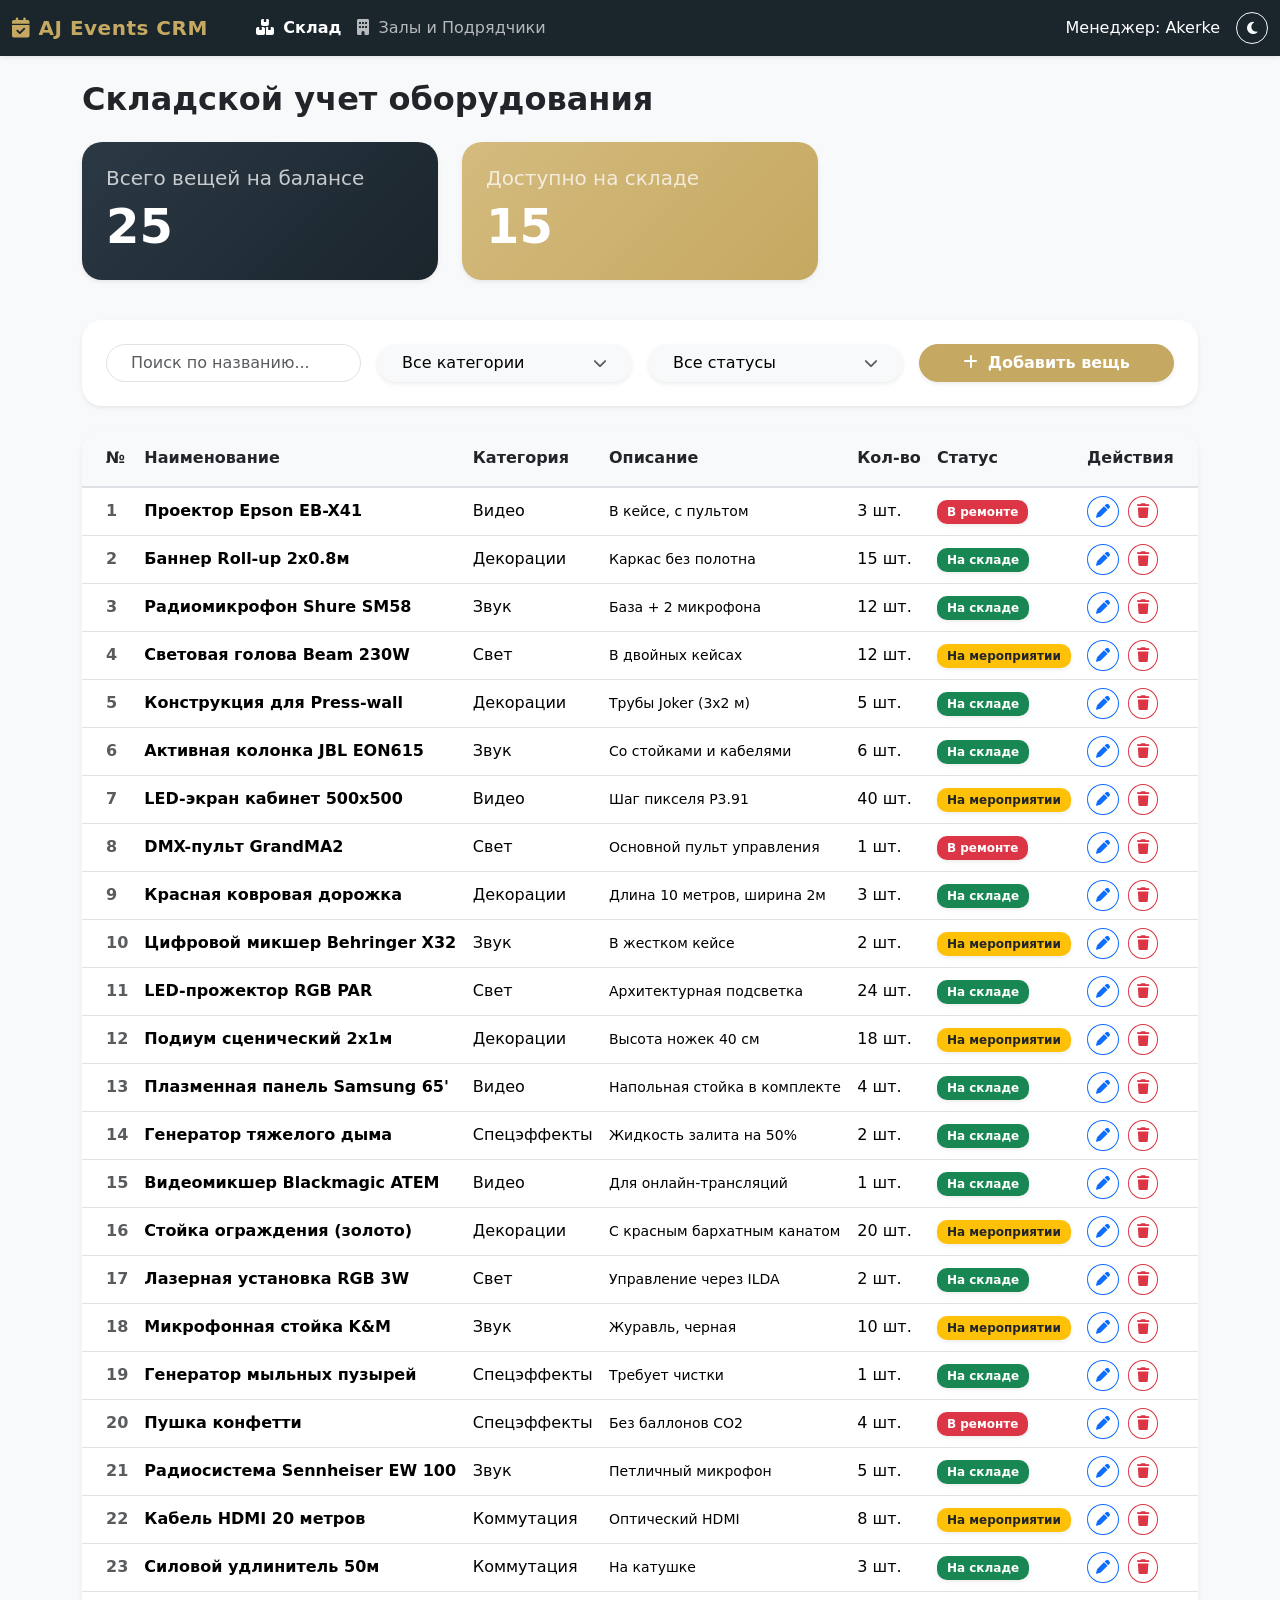
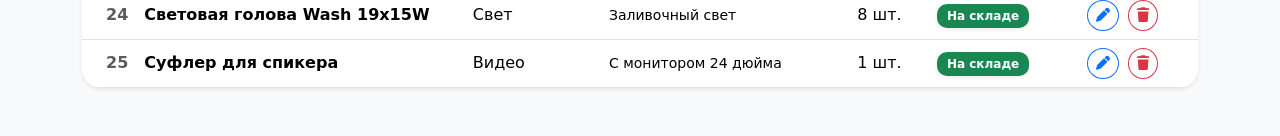
<file: index.html>
<!DOCTYPE html>
<html lang="ru">
<head>
    <meta charset="UTF-8">
    <meta name="viewport" content="width=device-width, initial-scale=1.0">
    <title>AJ Events - Web-CRM</title>
    
    <script>
        let savedTheme = localStorage.getItem('crm_theme') || 'light';
        document.documentElement.setAttribute('data-bs-theme', savedTheme);
    </script>

    <link href="https://cdn.jsdelivr.net/npm/bootstrap@5.3.0/dist/css/bootstrap.min.css" rel="stylesheet">
    <link rel="stylesheet" href="https://cdnjs.cloudflare.com/ajax/libs/font-awesome/6.4.0/css/all.min.css">
    <link rel="stylesheet" href="style.css">
</head>
<body class="bg-body-tertiary">

    <nav class="navbar navbar-expand-lg navbar-dark brand-navbar shadow-sm position-relative" style="z-index: 1000;">
        <div class="container-fluid">
            <a class="navbar-brand" href="index.html"><i class="fa-solid fa-calendar-check me-2"></i>AJ Events CRM</a>
            <button class="navbar-toggler" type="button" data-bs-toggle="collapse" data-bs-target="#navbarNav">
                <span class="navbar-toggler-icon"></span>
            </button>
            <div class="collapse navbar-collapse" id="navbarNav">
                <ul class="navbar-nav me-auto mb-2 mb-lg-0 ms-lg-4">
                    <li class="nav-item">
                        <a class="nav-link active fw-bold" href="index.html"><i class="fa-solid fa-boxes-stacked me-1"></i> Склад</a>
                    </li>
                    <li class="nav-item">
                        <a class="nav-link text-light" style="opacity: 0.7;" href="venues.html"><i class="fa-solid fa-building me-1"></i> Залы и Подрядчики</a>
                    </li>
                </ul>
                <div class="d-flex align-items-center mt-2 mt-lg-0">
                    <span class="navbar-text text-white me-3">
                        Менеджер: Akerke
                    </span>
                    <button class="btn btn-outline-light btn-sm rounded-circle position-relative" id="themeToggle" title="Сменить тему" style="width: 32px; height: 32px; z-index: 1000;">
                        <i class="fa-solid fa-moon"></i>
                    </button>
                </div>
            </div>
        </div>
    </nav>

    <div class="container mt-4 position-relative" style="z-index: 10;">
        <h2 class="mb-4 fw-bold">Складской учет оборудования</h2>

        <div class="row mb-4">
            <div class="col-md-4">
                <div class="card brand-card-blue text-white mb-3 shadow-sm custom-rounded border-0 card-hover">
                    <div class="card-body p-4">
                        <h5 class="card-title opacity-75">Всего вещей на балансе</h5>
                        <h2 id="totalItems" class="fw-bold mb-0 display-5">0</h2>
                    </div>
                </div>
            </div>
            <div class="col-md-4">
                <div class="card brand-card-gold text-white mb-3 shadow-sm custom-rounded border-0 card-hover">
                    <div class="card-body p-4">
                        <h5 class="card-title opacity-75">Доступно на складе</h5>
                        <h2 id="availableItems" class="fw-bold mb-0 display-5">0</h2>
                    </div>
                </div>
            </div>
        </div>

        <div class="card shadow-sm mb-4 border-0 bg-body custom-rounded">
            <div class="card-body row align-items-center g-3 p-4">
                <div class="col-md-3">
                    <input type="text" id="searchInput" class="form-control rounded-pill px-4" placeholder="Поиск по названию...">
                </div>
                
                <div class="col-md-3">
                    <div class="dropdown w-100">
                        <button class="btn btn-light w-100 text-start d-flex justify-content-between align-items-center rounded-pill px-4 shadow-sm custom-select-btn" type="button" data-bs-toggle="dropdown" id="catBtn">
                            <span id="catText">Все категории</span>
                            <i class="fa-solid fa-chevron-down text-muted small"></i>
                        </button>
                        <ul class="dropdown-menu w-100 shadow-lg border-0 custom-dropdown-menu dropdown-anim" id="filterCategoryMenu"></ul>
                    </div>
                    <input type="hidden" id="filterCategory" value="All">
                </div>

                <div class="col-md-3">
                    <div class="dropdown w-100">
                        <button class="btn btn-light w-100 text-start d-flex justify-content-between align-items-center rounded-pill px-4 shadow-sm custom-select-btn" type="button" data-bs-toggle="dropdown" id="statBtn">
                            <span id="statText">Все статусы</span>
                            <i class="fa-solid fa-chevron-down text-muted small"></i>
                        </button>
                        <ul class="dropdown-menu w-100 shadow-lg border-0 custom-dropdown-menu dropdown-anim" id="filterStatusMenu"></ul>
                    </div>
                    <input type="hidden" id="filterStatus" value="All">
                </div>

                <div class="col-md-3 text-end">
                    <button class="btn btn-brand-gold w-100 fw-bold rounded-pill shadow-sm" id="openAddModalBtn">
                        <i class="fa-solid fa-plus me-1"></i> Добавить вещь
                    </button>
                </div>
            </div>
        </div>

        <div class="card shadow-sm border-0 bg-body custom-rounded overflow-hidden mb-5">
            <div class="card-body p-0 table-responsive">
                <table class="table table-hover mb-0 align-middle">
                    <thead class="custom-thead">
                        <tr>
                            <th class="ps-4">№</th>
                            <th>Наименование</th>
                            <th>Категория</th>
                            <th>Описание</th>
                            <th>Кол-во</th>
                            <th>Статус</th>
                            <th class="pe-4">Действия</th>
                        </tr>
                    </thead>
                    <tbody id="inventoryTable">
                    </tbody>
                </table>
            </div>
        </div>
    </div>

    <div class="modal fade" id="itemModal" tabindex="-1">
        <div class="modal-dialog modal-dialog-centered">
            <div class="modal-content custom-rounded border-0 shadow-lg modal-anim">
                <div class="modal-header border-0 pb-0">
                    <h5 class="modal-title fw-bold fs-4" id="modalTitle">Новое оборудование</h5>
                    <button type="button" class="btn-close" data-bs-dismiss="modal"></button>
                </div>
                <div class="modal-body">
                    <form id="itemForm">
                        <input type="hidden" id="itemId">
                        <div class="mb-3">
                            <label class="form-label text-muted small fw-bold text-uppercase ms-2">Наименование</label>
                            <input type="text" class="form-control rounded-pill px-3" id="itemName" required>
                        </div>
                        <div class="mb-3">
                            <label class="form-label text-muted small fw-bold text-uppercase ms-2">Категория (Выберите или впишите)</label>
                            <input type="text" class="form-control rounded-pill px-3" id="itemCategory" list="categoryList" placeholder="Например: Мебель" required>
                            <datalist id="categoryList"></datalist>
                        </div>
                        <div class="mb-3">
                            <label class="form-label text-muted small fw-bold text-uppercase ms-2">Описание</label>
                            <textarea class="form-control custom-rounded p-3" id="itemDesc" rows="2" placeholder="Комплектация, комментарий..."></textarea>
                        </div>
                        <div class="row">
                            <div class="col-md-6 mb-3">
                                <label class="form-label text-muted small fw-bold text-uppercase ms-2">Кол-во</label>
                                <input type="number" class="form-control rounded-pill px-3" id="itemQty" min="1" required>
                            </div>
                            <div class="col-md-6 mb-3">
                                <label class="form-label text-muted small fw-bold text-uppercase ms-2">Статус (Выберите или впишите)</label>
                                <input type="text" class="form-control rounded-pill px-3" id="itemStatus" list="statusList" placeholder="Например: Списано" required>
                                <datalist id="statusList"></datalist>
                            </div>
                        </div>
                    </form>
                </div>
                <div class="modal-footer border-0 pt-0">
                    <button type="button" class="btn btn-light rounded-pill px-4" data-bs-dismiss="modal">Отмена</button>
                    <button type="button" class="btn btn-brand-gold rounded-pill px-4 fw-bold" id="saveItemBtn">Сохранить</button>
                </div>
            </div>
        </div>
    </div>

    <div class="modal fade" id="deleteModal" tabindex="-1">
        <div class="modal-dialog modal-dialog-centered modal-sm">
            <div class="modal-content custom-rounded border-0 shadow-lg modal-anim text-center p-4">
                <div class="modal-body p-0">
                    <div class="mb-3">
                        <div class="d-inline-flex align-items-center justify-content-center bg-danger bg-opacity-10 text-danger rounded-circle" style="width: 80px; height: 80px;">
                            <i class="fa-solid fa-trash-can fs-1"></i>
                        </div>
                    </div>
                    <h4 class="fw-bold mb-2">Удалить вещь?</h4>
                    <p class="text-muted mb-4">Эта вещь будет безвозвратно удалена из базы склада.</p>
                    <input type="hidden" id="deleteItemId">
                    <div class="d-grid gap-2">
                        <button type="button" class="btn btn-danger rounded-pill fw-bold py-2" id="confirmDeleteBtn">Да, удалить</button>
                        <button type="button" class="btn btn-light rounded-pill py-2" data-bs-dismiss="modal">Отмена</button>
                    </div>
                </div>
            </div>
        </div>
    </div>

    <script src="https://code.jquery.com/jquery-3.7.0.min.js"></script>
    <script src="https://cdn.jsdelivr.net/npm/bootstrap@5.3.0/dist/js/bootstrap.bundle.min.js"></script>
    <script src="app.js"></script>
</body>
</html>
</file>
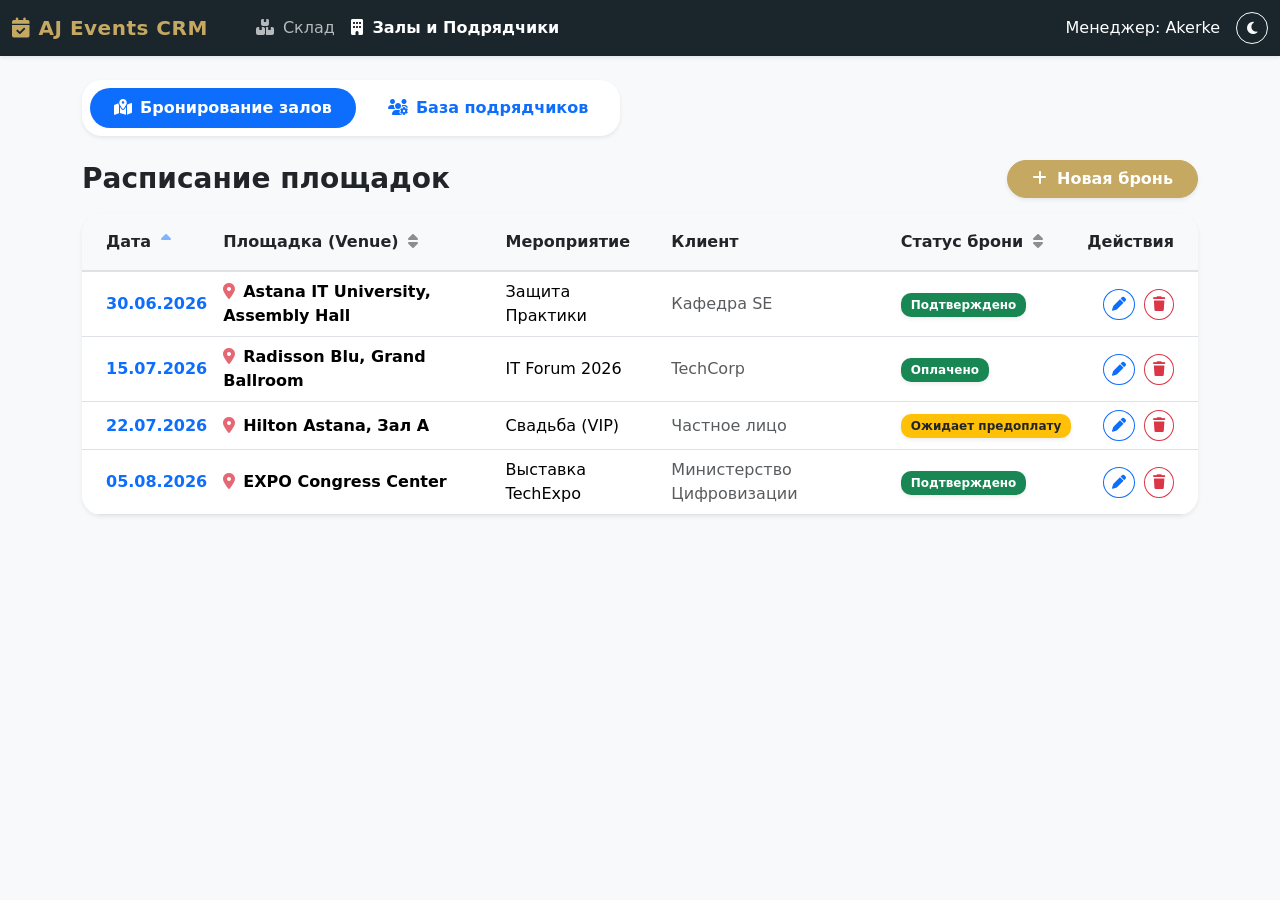
<file: venues.html>
<!DOCTYPE html>
<html lang="ru">
<head>
    <meta charset="UTF-8">
    <meta name="viewport" content="width=device-width, initial-scale=1.0">
    <title>AJ Events - Залы и Подрядчики</title>
    
    <script>
        let savedTheme = localStorage.getItem('crm_theme') || 'light';
        document.documentElement.setAttribute('data-bs-theme', savedTheme);
    </script>

    <link href="https://cdn.jsdelivr.net/npm/bootstrap@5.3.0/dist/css/bootstrap.min.css" rel="stylesheet">
    <link rel="stylesheet" href="https://cdnjs.cloudflare.com/ajax/libs/font-awesome/6.4.0/css/all.min.css">
    <link rel="stylesheet" href="style.css">
</head>
<body class="bg-body-tertiary">

    <nav class="navbar navbar-expand-lg navbar-dark brand-navbar shadow-sm position-relative" style="z-index: 1000;">
        <div class="container-fluid">
            <a class="navbar-brand" href="index.html"><i class="fa-solid fa-calendar-check me-2"></i>AJ Events CRM</a>
            <button class="navbar-toggler" type="button" data-bs-toggle="collapse" data-bs-target="#navbarNav">
                <span class="navbar-toggler-icon"></span>
            </button>
            <div class="collapse navbar-collapse" id="navbarNav">
                <ul class="navbar-nav me-auto mb-2 mb-lg-0 ms-lg-4">
                    <li class="nav-item">
                        <a class="nav-link text-light" style="opacity: 0.7;" href="index.html"><i class="fa-solid fa-boxes-stacked me-1"></i> Склад</a>
                    </li>
                    <li class="nav-item">
                        <a class="nav-link active fw-bold" href="venues.html"><i class="fa-solid fa-building me-1"></i> Залы и Подрядчики</a>
                    </li>
                </ul>
                <div class="d-flex align-items-center mt-2 mt-lg-0">
                    <span class="navbar-text text-white me-3">Менеджер: Akerke</span>
                    <button class="btn btn-outline-light btn-sm rounded-circle position-relative" id="themeToggle" title="Сменить тему" style="width: 32px; height: 32px; z-index: 1000;">
                        <i class="fa-solid fa-moon"></i>
                    </button>
                </div>
            </div>
        </div>
    </nav>

    <div class="container mt-4 position-relative" style="z-index: 10;">
        
        <ul class="nav nav-pills mb-4 bg-body custom-rounded p-2 shadow-sm d-inline-flex" id="pills-tab" role="tablist">
            <li class="nav-item" role="presentation">
                <button class="nav-link active rounded-pill px-4 fw-bold" id="pills-venues-tab" data-bs-toggle="pill" data-bs-target="#pills-venues" type="button" role="tab">
                    <i class="fa-solid fa-map-location-dot me-2"></i>Бронирование залов
                </button>
            </li>
            <li class="nav-item" role="presentation">
                <button class="nav-link rounded-pill px-4 fw-bold ms-2" id="pills-contractors-tab" data-bs-toggle="pill" data-bs-target="#pills-contractors" type="button" role="tab">
                    <i class="fa-solid fa-users-gear me-2"></i>База подрядчиков
                </button>
            </li>
        </ul>

        <div class="tab-content" id="pills-tabContent">
            
            <div class="tab-pane fade show active" id="pills-venues" role="tabpanel">
                <div class="d-flex justify-content-between align-items-center mb-3">
                    <h3 class="fw-bold mb-0">Расписание площадок</h3>
                    <button class="btn btn-brand-gold rounded-pill px-4 shadow-sm fw-bold" id="openAddVenueBtn">
                        <i class="fa-solid fa-plus me-1"></i> Новая бронь
                    </button>
                </div>
                <div class="card shadow-sm border-0 bg-body custom-rounded overflow-hidden">
                    <div class="card-body p-0 table-responsive">
                        <table class="table table-hover mb-0 align-middle">
                            <thead class="custom-thead">
                                <tr>
                                    <th class="ps-4 sortable user-select-none" data-col="date" style="cursor: pointer;" title="Сортировать по дате">
                                        Дата <i class="fa-solid fa-sort ms-1 opacity-50 sort-icon"></i>
                                    </th>
                                    <th class="sortable user-select-none" data-col="venue" style="cursor: pointer;" title="Сортировать по площадке">
                                        Площадка (Venue) <i class="fa-solid fa-sort ms-1 opacity-50 sort-icon"></i>
                                    </th>
                                    <th>Мероприятие</th>
                                    <th>Клиент</th>
                                    <th class="sortable user-select-none" data-col="status" style="cursor: pointer;" title="Сортировать по статусу">
                                        Статус брони <i class="fa-solid fa-sort ms-1 opacity-50 sort-icon"></i>
                                    </th>
                                    <th class="pe-4 text-end">Действия</th>
                                </tr>
                            </thead>
                            <tbody id="venuesTable">
                            </tbody>
                        </table>
                    </div>
                </div>
            </div>

            <div class="tab-pane fade" id="pills-contractors" role="tabpanel">
                <div class="d-flex justify-content-between align-items-center mb-3">
                    <h3 class="fw-bold mb-0">Наши подрядчики (Contractors)</h3>
                    <button class="btn btn-brand-gold rounded-pill px-4 shadow-sm fw-bold" id="openAddContractorBtn">
                        <i class="fa-solid fa-user-plus me-1"></i> Добавить
                    </button>
                </div>
                <div class="row g-4" id="contractorsGrid">
                </div>
            </div>
        </div>
    </div>

    <div class="modal fade" id="venueModal" tabindex="-1">
        <div class="modal-dialog modal-dialog-centered">
            <div class="modal-content custom-rounded border-0 shadow-lg modal-anim">
                <div class="modal-header border-0 pb-0">
                    <h5 class="modal-title fw-bold fs-4" id="venueModalTitle">Забронировать площадку</h5>
                    <button type="button" class="btn-close" data-bs-dismiss="modal"></button>
                </div>
                <div class="modal-body">
                    <form id="venueForm">
                        <input type="hidden" id="vId">
                        <div class="mb-3">
                            <label class="form-label text-muted small fw-bold text-uppercase ms-2">Дата</label>
                            <input type="date" class="form-control rounded-pill px-3" id="vDate" required>
                        </div>
                        <div class="mb-3">
                            <label class="form-label text-muted small fw-bold text-uppercase ms-2">Название площадки (Зала)</label>
                            <input type="text" class="form-control rounded-pill px-3" id="vName" required>
                        </div>
                        <div class="mb-3">
                            <label class="form-label text-muted small fw-bold text-uppercase ms-2">Мероприятие</label>
                            <input type="text" class="form-control rounded-pill px-3" id="vEvent" required>
                        </div>
                        <div class="row">
                            <div class="col-md-6 mb-3">
                                <label class="form-label text-muted small fw-bold text-uppercase ms-2">Клиент</label>
                                <input type="text" class="form-control rounded-pill px-3" id="vClient" required>
                            </div>
                            <div class="col-md-6 mb-3">
                                <label class="form-label text-muted small fw-bold text-uppercase ms-2">Статус (Впишите или выберите)</label>
                                <input type="text" class="form-control rounded-pill px-3" id="vStatus" list="vStatusList" placeholder="Статус..." required>
                                <datalist id="vStatusList">
                                    <option value="Ожидает предоплату"></option>
                                    <option value="Оплачено"></option>
                                    <option value="Подтверждено"></option>
                                </datalist>
                            </div>
                        </div>
                    </form>
                </div>
                <div class="modal-footer border-0 pt-0">
                    <button type="button" class="btn btn-light rounded-pill px-4" data-bs-dismiss="modal">Отмена</button>
                    <button type="button" class="btn btn-brand-gold rounded-pill px-4 fw-bold" id="saveVenueBtn">Сохранить</button>
                </div>
            </div>
        </div>
    </div>

    <div class="modal fade" id="contractorModal" tabindex="-1">
        <div class="modal-dialog modal-dialog-centered">
            <div class="modal-content custom-rounded border-0 shadow-lg modal-anim">
                <div class="modal-header border-0 pb-0">
                    <h5 class="modal-title fw-bold fs-4" id="contractorModalTitle">Новый подрядчик</h5>
                    <button type="button" class="btn-close" data-bs-dismiss="modal"></button>
                </div>
                <div class="modal-body">
                    <form id="contractorForm">
                        <input type="hidden" id="cId">
                        <div class="mb-3">
                            <label class="form-label text-muted small fw-bold text-uppercase ms-2">ФИО / Название компании</label>
                            <input type="text" class="form-control rounded-pill px-3" id="cName" required>
                        </div>
                        <div class="mb-3">
                            <label class="form-label text-muted small fw-bold text-uppercase ms-2">Профессия / Роль</label>
                            <input type="text" class="form-control rounded-pill px-3" id="cRole" placeholder="Например: Фотограф" required>
                        </div>
                        <div class="mb-3">
                            <label class="form-label text-muted small fw-bold text-uppercase ms-2">Контактный телефон</label>
                            <input type="text" class="form-control rounded-pill px-3" id="cPhone" placeholder="+7 (___) ___-__-__" required>
                        </div>
                        <div class="mb-3">
                            <label class="form-label text-muted small fw-bold text-uppercase ms-2">Иконка специализации (Впишите или выберите)</label>
                            <input type="text" class="form-control rounded-pill px-3" id="cIcon" list="cIconList" placeholder="fa-user, fa-star или свое..." required>
                            <datalist id="cIconList">
                                <option value="fa-user">Человек (Универсал)</option>
                                <option value="fa-headphones">Звукорежиссер</option>
                                <option value="fa-lightbulb">Световик</option>
                                <option value="fa-video">Видео/Трансляция</option>
                                <option value="fa-camera">Фотограф</option>
                                <option value="fa-truck-fast">Водитель/Логист</option>
                            </datalist>
                        </div>
                    </form>
                </div>
                <div class="modal-footer border-0 pt-0">
                    <button type="button" class="btn btn-light rounded-pill px-4" data-bs-dismiss="modal">Отмена</button>
                    <button type="button" class="btn btn-brand-gold rounded-pill px-4 fw-bold" id="saveContractorBtn">Сохранить</button>
                </div>
            </div>
        </div>
    </div>

    <div class="modal fade" id="deleteModal" tabindex="-1">
        <div class="modal-dialog modal-dialog-centered modal-sm">
            <div class="modal-content custom-rounded border-0 shadow-lg modal-anim text-center p-4">
                <div class="modal-body p-0">
                    <div class="mb-3">
                        <div class="d-inline-flex align-items-center justify-content-center bg-danger bg-opacity-10 text-danger rounded-circle" style="width: 80px; height: 80px;">
                            <i class="fa-solid fa-trash-can fs-1"></i>
                        </div>
                    </div>
                    <h4 class="fw-bold mb-2">Удалить?</h4>
                    <p class="text-muted mb-4">Эти данные будут безвозвратно удалены из базы.</p>
                    <input type="hidden" id="deleteTargetType">
                    <input type="hidden" id="deleteTargetId">
                    <div class="d-grid gap-2">
                        <button type="button" class="btn btn-danger rounded-pill fw-bold py-2" id="confirmDeleteBtn">Да, удалить</button>
                        <button type="button" class="btn btn-light rounded-pill py-2" data-bs-dismiss="modal">Отмена</button>
                    </div>
                </div>
            </div>
        </div>
    </div>

    <script src="https://code.jquery.com/jquery-3.7.0.min.js"></script>
    <script src="https://cdn.jsdelivr.net/npm/bootstrap@5.3.0/dist/js/bootstrap.bundle.min.js"></script>
    <script src="venues.js"></script>
</body>
</html>
</file>
<file: style.css>
:root {
    --brand-navy: #1a252c;     
    --brand-gold: #c5a861;     
    --brand-gold-hover: #b09556;
}

body, .card, .modal-content, .form-control, .btn, .dropdown-menu, th, td, span, i, div {
    transition: background-color 0.4s ease, color 0.4s ease, border-color 0.4s ease, box-shadow 0.4s ease;
}

.custom-rounded {
    border-radius: 20px !important;
}

.brand-navbar {
    background-color: var(--brand-navy) !important;
}
.navbar-brand {
    font-weight: 700;
    color: var(--brand-gold) !important;
    letter-spacing: 0.5px;
}

.brand-card-blue {
    background: linear-gradient(135deg, #2b3945, var(--brand-navy));
}
.brand-card-gold {
    background: linear-gradient(135deg, #d4bb7e, var(--brand-gold));
}
.card-hover {
    transition: transform 0.3s ease, box-shadow 0.3s ease;
}
.card-hover:hover {
    transform: translateY(-5px);
    box-shadow: 0 10px 20px rgba(0,0,0,0.1) !important;
}

.btn-brand-gold {
    background-color: var(--brand-gold);
    border-color: var(--brand-gold);
    color: #fff;
}
.btn-brand-gold:hover {
    background-color: var(--brand-gold-hover);
    border-color: var(--brand-gold-hover);
    color: #fff;
    transform: scale(1.02);
}

.animated-row {
    animation: slideInRow 0.4s ease-out forwards;
    opacity: 0;
}
@keyframes slideInRow {
    0% { opacity: 0; transform: translateX(-15px); }
    100% { opacity: 1; transform: translateX(0); }
}

.custom-dropdown-menu {
    border-radius: 16px !important;
    overflow: hidden;
    animation: dropAnim 0.3s cubic-bezier(0.175, 0.885, 0.32, 1.275) forwards;
    transform-origin: top;
    padding: 8px;
}
@keyframes dropAnim {
    0% { opacity: 0; transform: scaleY(0.5) translateY(-10px); }
    100% { opacity: 1; transform: scaleY(1) translateY(0); }
}
.dropdown-item {
    border-radius: 10px;
    margin-bottom: 2px;
}
.dropdown-item.active, .dropdown-item:active {
    background-color: var(--brand-navy);
    color: white;
}

.modal.fade .modal-dialog {
    transition: transform 0.3s ease-out;
    transform: scale(0.8);
}
.modal.show .modal-dialog {
    transform: scale(1);
}

.table-hover tbody tr:hover {
    cursor: pointer;
    background-color: rgba(197, 168, 97, 0.05) !important; 
}
.custom-thead th {
    background-color: #f8f9fa;
    color: #212529;
    border-bottom: 2px solid #dee2e6;
    padding-top: 16px;
    padding-bottom: 16px;
}

.badge { border-radius: 10px; padding: 6px 10px; font-weight: 600; }
.badge-custom-0 { background-color: #8e44ad; color: #fff; } 
.badge-custom-1 { background-color: #e67e22; color: #fff; } 
.badge-custom-2 { background-color: #16a085; color: #fff; } 
.badge-custom-3 { background-color: #2980b9; color: #fff; } 
.badge-custom-4 { background-color: #e84393; color: #fff; } 

[data-bs-theme="dark"] .custom-thead th {
    background-color: #24292d !important;
    color: #e9ecef !important;
    border-bottom: 2px solid #3b4248 !important;
}
[data-bs-theme="dark"] .bg-body-tertiary { background-color: #121212 !important; }
[data-bs-theme="dark"] .bg-body { background-color: #1e1e1e !important; }
[data-bs-theme="dark"] .modal-content { background-color: #1e1e1e !important; }
[data-bs-theme="dark"] .form-control {
    background-color: #2b3035 !important;
    border-color: #3b4248 !important;
    color: #fff !important;
}
[data-bs-theme="dark"] .custom-select-btn {
    background-color: #2b3035 !important;
    border-color: #3b4248 !important;
    color: #fff !important;
}
[data-bs-theme="dark"] .custom-dropdown-menu {
    background-color: #2b3035 !important;
}
[data-bs-theme="dark"] .dropdown-item {
    color: #e9ecef !important;
}
[data-bs-theme="dark"] .dropdown-item:hover {
    background-color: #3b4248 !important;
    color: white !important;
}
[data-bs-theme="dark"] .table-hover tbody tr:hover {
    background-color: #2b3035 !important;
}
</file>
